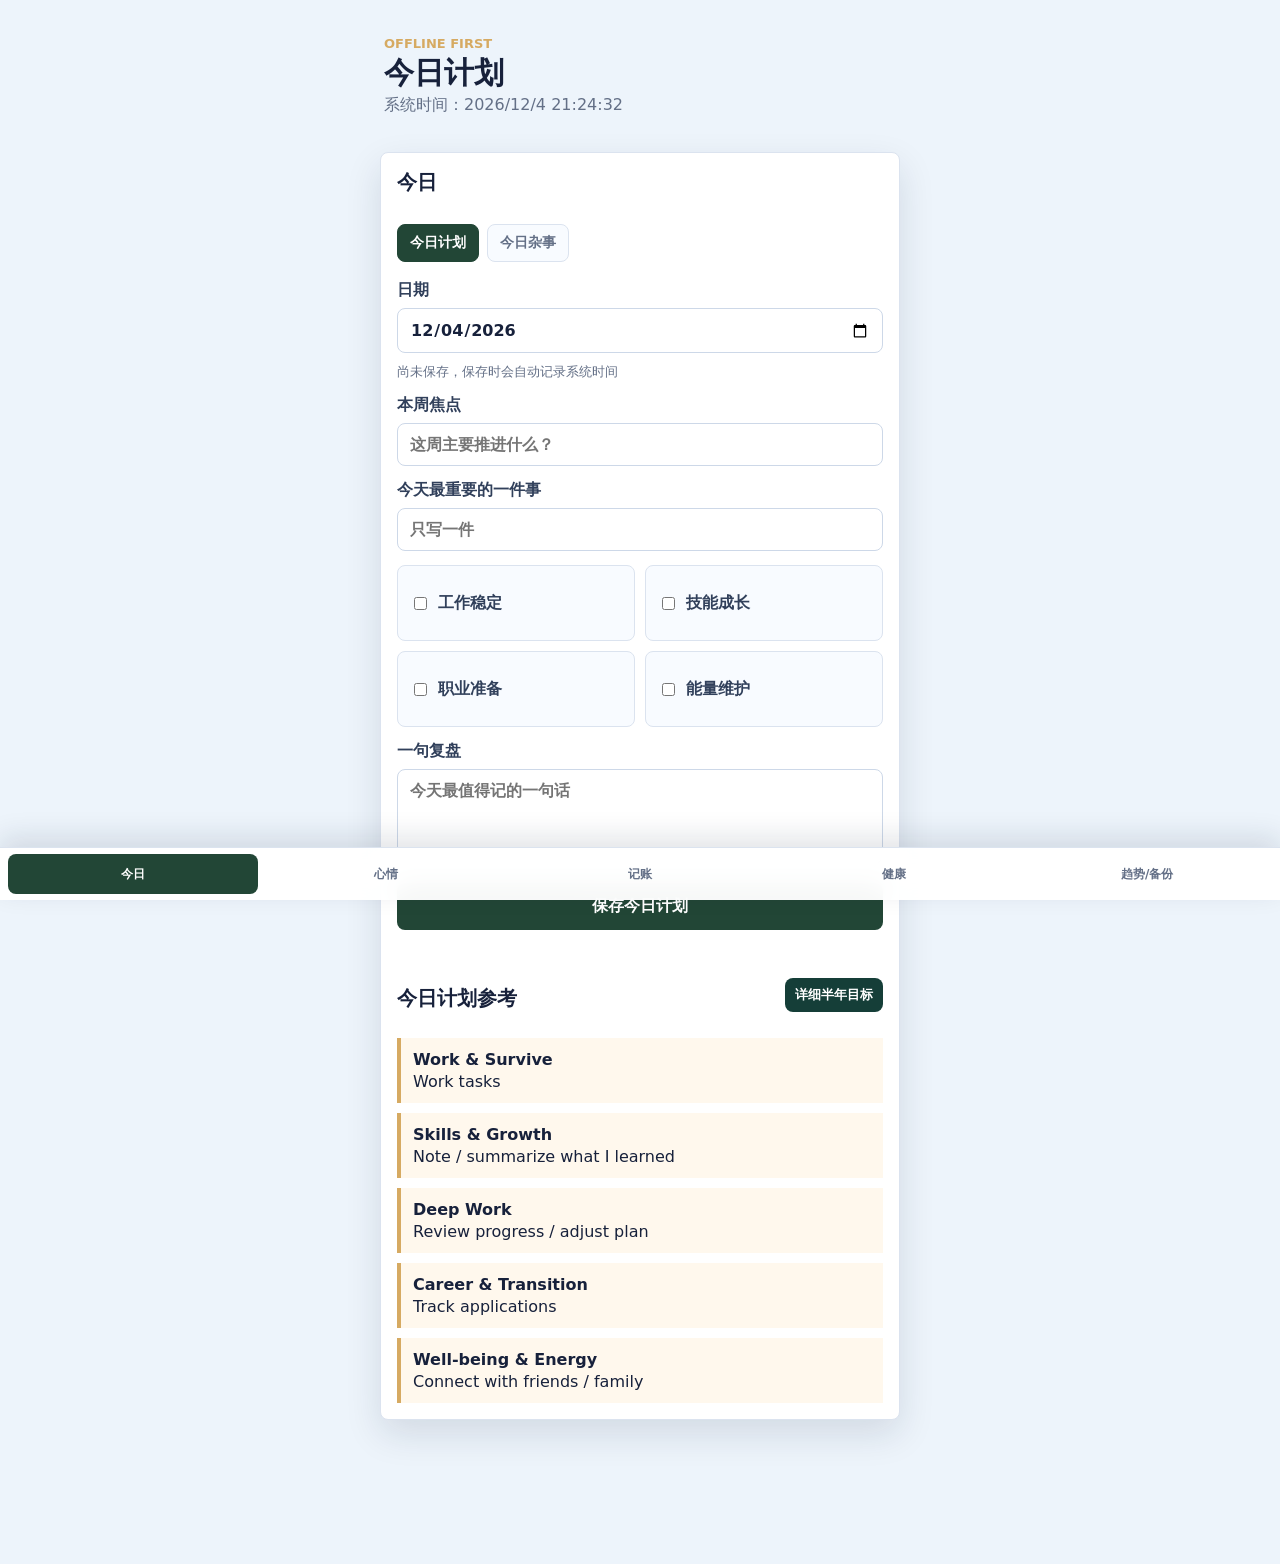
<file: docs/index.html>
<!doctype html>
<html lang="zh-CN">
<head>
  <meta charset="utf-8">
  <meta name="viewport" content="width=device-width, initial-scale=1, viewport-fit=cover">
  <meta name="theme-color" content="#071d3a">
  <meta name="apple-mobile-web-app-capable" content="yes">
  <meta name="apple-mobile-web-app-title" content="今日计划">
  <meta name="apple-mobile-web-app-status-bar-style" content="black-translucent">
  <title>今日计划 PWA</title>
  <link rel="manifest" href="manifest.webmanifest">
  <link rel="apple-touch-icon" href="icons/icon-180.png">
  <link rel="stylesheet" href="styles.css?v=17">
  <script defer src="pwa.js?v=17"></script>
</head>
<body class="mobile-page pwa-page">
  <main class="phone-shell app-shell">
    <header class="mobile-hero compact-hero">
      <p class="eyebrow">Offline First</p>
      <h1>今日计划</h1>
      <p id="systemTime">正在读取系统时间...</p>
    </header>

    <section class="app-view active" data-view="today">
      <section class="mobile-card">
        <div class="section-title compact"><h2>今日</h2></div>
        <div class="sub-tabs today-tabs" aria-label="今日分类">
          <button type="button" class="active" data-today-tab="plan">今日计划</button>
          <button type="button" data-today-tab="errands">今日杂事</button>
        </div>

        <div class="today-pane active" data-today-pane="plan">
          <form id="pwaForm" class="pane-form">
            <label>日期<input id="entryDate" type="date"></label>
            <p id="recordedAt" class="meta-line"></p>
            <label>本周焦点<input id="weekFocus" placeholder="这周主要推进什么？"></label>
            <label>今天最重要的一件事<input id="topOne" placeholder="只写一件"></label>

            <div class="mobile-toggles">
              <label><input id="workDone" type="checkbox"><span>工作稳定</span></label>
              <label><input id="skillDone" type="checkbox"><span>技能成长</span></label>
              <label><input id="careerDone" type="checkbox"><span>职业准备</span></label>
              <label><input id="wellbeingDone" type="checkbox"><span>能量维护</span></label>
            </div>

            <label>一句复盘<textarea id="reflection" rows="4" placeholder="今天最值得记的一句话"></textarea></label>
            <button id="savePlan" type="button">保存今日计划</button>
            <p id="saveState" class="save-state"></p>
          </form>

          <div class="section-title compact">
            <h2>今日计划参考</h2>
            <button class="small-action" type="button" data-open-plan-detail>详细半年目标</button>
          </div>
          <div id="todayPlan" class="suggestions"></div>
        </div>

        <div class="today-pane" data-today-pane="errands">
          <div class="add-task-row">
            <input id="errandText" placeholder="新增杂事，例如：交水费、取快递、回消息">
            <button id="addErrand" type="button">添加</button>
          </div>
          <div id="todayErrands" class="plan-stack"></div>
        </div>
      </section>
    </section>

    <section class="app-view" data-view="mood">
      <section class="mobile-card">
        <div class="section-title compact"><h2>心情记录</h2></div>
        <label>日期<input id="moodEntryDate" type="date"></label>
        <label>记录时间<input id="moodTime" type="time"></label>
        <label>心情程度<select id="moodScore"></select></label>
        <label>心情文字<textarea id="moodNote" rows="6" placeholder="今天为什么是这个分数？"></textarea></label>
        <button id="saveMood" type="button">保存心情</button>
        <p id="moodState" class="save-state"></p>
        <div id="moodLog" class="mood-log"></div>
      </section>
    </section>

    <section class="app-view" data-view="plan">
      <section class="mobile-card">
        <div class="section-title compact"><h2>计划参考</h2></div>
        <div class="plan-cycle-box">
          <label>当前周期<select id="activePlanSelect"></select></label>
          <label class="file-button plan-import-button">
            导入周期 JSON
            <input id="importPlanFile" type="file" accept="application/json">
          </label>
          <p id="planState" class="save-state"></p>
        </div>
        <div class="sub-tabs" aria-label="计划参考分类">
          <button type="button" class="active" data-plan-tab="month">当月</button>
          <button type="button" data-plan-tab="week">当周</button>
          <button type="button" data-plan-tab="prompts">提示</button>
          <button type="button" data-plan-tab="custom">自定义</button>
        </div>
        <div class="plan-pane active" data-plan-pane="month">
          <label>查看月份<select id="monthPlanSelect"></select></label>
          <div id="monthPlan" class="plan-stack"></div>
        </div>
        <div class="plan-pane" data-plan-pane="week">
          <div id="weekPlan" class="plan-stack"></div>
        </div>
        <div class="plan-pane" data-plan-pane="prompts">
          <div id="promptList" class="prompt-grid"></div>
        </div>
        <div class="plan-pane" data-plan-pane="custom">
          <div class="add-task-row">
            <input id="customTaskText" placeholder="新增一个任务提示，例如：今天联系 1 位前同事">
            <button id="addCustomTask" type="button">添加</button>
          </div>
          <div id="customTasks" class="plan-stack"></div>
        </div>
      </section>
    </section>

    <section class="app-view" data-view="ledger">
      <section class="mobile-card">
        <div class="section-title compact"><h2>新增账目</h2></div>
        <div class="two-col">
          <label>日期<input id="ledgerEntryDate" type="date"></label>
          <label>金额<input id="ledgerAmount" type="number" inputmode="decimal" step="0.01" placeholder="0.00"></label>
        </div>
        <div class="two-col">
          <label>类型
            <select id="ledgerType">
              <option value="expense">支出</option>
              <option value="income">收入</option>
            </select>
          </label>
          <label>分类<select id="ledgerCategory"></select></label>
        </div>
        <div class="add-task-row">
          <input id="ledgerCustomCategory" placeholder="新增自定义分类">
          <button id="addLedgerCategory" type="button">添加</button>
        </div>
        <label>备注<input id="ledgerNote" placeholder="可选"></label>
        <button id="saveLedgerEntry" type="button">保存账目</button>
        <p id="ledgerState" class="save-state"></p>
      </section>

      <section class="mobile-card compact-card">
        <div class="compact-settings">
          <label>月结日<input id="ledgerCloseDay" type="number" inputmode="numeric" min="1" max="31" placeholder="1"></label>
          <label>查看日期<input id="ledgerDate" type="date"></label>
          <button id="saveLedgerSettings" type="button">保存</button>
        </div>
        <p id="ledgerPeriod" class="meta-line"></p>
      </section>

      <section class="mobile-card">
        <div class="section-title compact"><h2>本账期汇总</h2></div>
        <div id="ledgerSummary" class="summary-grid"></div>
        <div id="ledgerEntries" class="plan-stack"></div>
      </section>
    </section>

    <section class="app-view" data-view="health">
      <section class="mobile-card">
        <div class="section-title compact"><h2>体重记录</h2></div>
        <div class="two-col">
          <label>体重 kg<input id="weightKg" type="number" inputmode="decimal" step="0.1" placeholder="例如 58.5"></label>
          <label>腰围 cm<input id="waistCm" type="number" inputmode="decimal" step="0.1" placeholder="可选"></label>
        </div>
        <label>体脂率 %<input id="bodyFat" type="number" inputmode="decimal" step="0.1" placeholder="可选"></label>
        <label class="inline-check"><input id="bingeEating" type="checkbox"> 今天有暴食/失控进食</label>
        <button id="saveWeight" type="button">保存体重记录</button>
      </section>

      <section class="mobile-card">
        <div class="section-title compact"><h2>运动记录</h2></div>
        <div class="two-col">
          <label>运动时长 分钟<input id="exerciseMinutes" type="number" inputmode="numeric" min="0" step="5" placeholder="例如 45"></label>
          <label>运动类型
            <select id="exerciseType">
              <option value="">未记录</option>
              <option value="cardio">有氧</option>
              <option value="class">健身团课</option>
              <option value="strength">无氧</option>
            </select>
          </label>
        </div>
        <button id="saveExercise" type="button">保存运动记录</button>
      </section>

      <section class="mobile-card">
        <div class="section-title compact"><h2>月经与周期</h2></div>
        <label class="inline-check"><input id="periodStart" type="checkbox"> 今天是月经来临第一天</label>
        <label class="inline-check"><input id="periodEnd" type="checkbox"> 今天月经结束</label>
        <div class="two-col">
          <label>平均周期<input id="cycleLength" type="number" inputmode="numeric" min="18" max="45" placeholder="28"></label>
          <label>默认经期天数<input id="periodLength" type="number" inputmode="numeric" min="2" max="10" placeholder="7"></label>
        </div>
        <button id="saveCycle" type="button">保存周期记录</button>
        <div id="cycleSummary" class="summary-box"></div>
        <div id="fitnessAdvice" class="advice-box"></div>
        <p id="healthState" class="save-state"></p>
      </section>
    </section>

    <section class="app-view" data-view="trend">
      <section class="mobile-card">
        <div class="section-title compact"><h2>月度趋势</h2></div>
        <label>查看月份<input id="chartMonth" type="month"></label>
        <div class="chart-controls">
          <label><input id="showCompletion" type="checkbox" checked> 计划</label>
          <label><input id="showMood" type="checkbox" checked> 心情</label>
          <label><input id="showWeight" type="checkbox" checked> 体重</label>
          <label><input id="showExercise" type="checkbox" checked> 运动</label>
          <label><input id="showCycle" type="checkbox" checked> 周期背景</label>
          <label><input id="showBinge" type="checkbox" checked> 暴食点</label>
        </div>
        <div class="chart-wrap"><canvas id="trendChart" width="720" height="420"></canvas></div>
        <div class="chart-legend">
          <span class="legend completion">计划完成度</span>
          <span class="legend mood">心情</span>
          <span class="legend weight">体重</span>
          <span class="legend exercise">运动时长</span>
          <span class="legend period">周期背景</span>
          <span class="legend binge">暴食事件</span>
        </div>
      </section>
      <section class="mobile-card">
        <div class="section-title compact"><h2>花销统计</h2></div>
        <div class="sub-tabs" aria-label="花销统计">
          <button type="button" class="active" data-expense-tab="category">当月分类</button>
          <button type="button" data-expense-tab="months">多月总额</button>
        </div>
        <div class="chart-wrap"><canvas id="expenseChart" width="720" height="360"></canvas></div>
      </section>
      <section class="mobile-card">
        <div class="section-title compact"><h2>备份</h2></div>
        <div class="section-title compact"><h2>日内心情曲线</h2></div>
        <div id="dayMoodDays" class="mood-day-list"></div>
        <div class="chart-wrap"><canvas id="dayMoodChart" width="720" height="360"></canvas></div>
        <div class="backup-actions">
          <button id="exportButton" type="button">导出备份</button>
          <a id="downloadBackup" class="download-button" href="#" download="personal-plan-backup.json" aria-disabled="true">下载 JSON</a>
          <label class="file-button">导入备份<input id="importFile" type="file" accept="application/json"></label>
        </div>
        <textarea id="backupText" rows="6" readonly placeholder="导出的备份会显示在这里，可以复制到备忘录或网盘。"></textarea>
      </section>

      <section class="mobile-card install-note">
        <h2>添加到主屏幕</h2>
      <p>在 iPhone Safari 打开 HTTPS 地址后，点分享按钮，选择“添加到主屏幕”。iOS 16.6.1 支持这种方式。</p>
      </section>
    </section>
  </main>

  <div id="balanceModal" class="modal-backdrop" hidden>
    <section class="modal-panel">
      <div class="section-title compact"><h2>手动余额</h2></div>
      <label>本账期实际余额<input id="ledgerBalance" type="number" inputmode="decimal" step="0.01" placeholder="手动更新，不自动计算"></label>
      <p class="meta-line">余额独立保存，不会被收入/支出自动覆盖。</p>
      <div class="modal-actions">
        <button id="saveLedgerBalance" type="button">保存</button>
        <button id="closeBalanceModal" type="button">取消</button>
      </div>
    </section>
  </div>

  <nav class="bottom-nav" aria-label="底部导航">
    <button type="button" class="active" data-target="today">今日</button>
    <button type="button" data-target="mood">心情</button>
    <button type="button" data-target="ledger">记账</button>
    <button type="button" data-target="health">健康</button>
    <button type="button" data-target="trend">趋势/备份</button>
  </nav>
</body>
</html>
</file>
<file: docs/styles.css>
:root {
  --ink: #17213b;
  --muted: #647087;
  --line: #dbe3ef;
  --paper: #fbfaf7;
  --navy: #071d3a;
  --green: #224636;
  --blue: #dcecff;
  --mint: #e0f4ec;
  --lav: #eee5ff;
  --gold: #fff1c6;
  --pink: #ffe5ed;
  --shadow: 0 14px 36px rgba(15, 31, 60, .12);
}

* { box-sizing: border-box; }

body {
  margin: 0;
  color: var(--ink);
  background: var(--paper);
  font-family: "Segoe UI", system-ui, -apple-system, BlinkMacSystemFont, sans-serif;
}

button, input, textarea {
  font: inherit;
}

.topbar {
  display: flex;
  align-items: center;
  justify-content: space-between;
  gap: 24px;
  padding: 28px 40px;
  color: white;
  background: linear-gradient(135deg, #071d3a, #153e38);
}

.eyebrow {
  margin: 0 0 6px;
  color: #d6aa62;
  font-size: 13px;
  font-weight: 700;
  letter-spacing: 0;
  text-transform: uppercase;
}

h1, h2, h3, p {
  margin-top: 0;
}

h1 {
  margin-bottom: 8px;
  font-size: 44px;
  line-height: 1;
}

h2 {
  margin-bottom: 0;
  font-size: 26px;
}

.subhead {
  margin-bottom: 0;
  color: #dce6f5;
}

.nav-actions {
  display: flex;
  gap: 10px;
  flex-wrap: wrap;
}

.nav-actions a, .mobile-footer a {
  color: white;
  background: rgba(255, 255, 255, .14);
  border: 1px solid rgba(255, 255, 255, .35);
  border-radius: 8px;
  padding: 10px 14px;
  text-decoration: none;
  font-weight: 700;
}

main {
  width: min(1380px, calc(100% - 48px));
  margin: 24px auto 48px;
}

.why-band {
  display: flex;
  gap: 16px;
  align-items: center;
  margin-bottom: 24px;
  padding: 18px 22px;
  border: 1px solid #ead9c3;
  border-radius: 8px;
  background: #fff8ef;
}

.why-band strong {
  color: var(--green);
}

.section-title {
  display: flex;
  align-items: end;
  justify-content: space-between;
  gap: 18px;
  margin: 30px 0 14px;
}

.section-title span {
  color: var(--muted);
}

.section-title.compact {
  margin-top: 0;
}

.section-title.compact h2 {
  font-size: 20px;
}

.month-grid {
  display: grid;
  grid-template-columns: repeat(6, minmax(150px, 1fr));
  gap: 12px;
}

.month-card, .split article, .today-panel, .mobile-card {
  border: 1px solid var(--line);
  border-radius: 8px;
  background: white;
  box-shadow: var(--shadow);
}

.month-card {
  overflow: hidden;
}

.month-card header {
  padding: 13px 14px;
  color: white;
  background: var(--green);
}

.month-card h3 {
  margin: 0;
  font-size: 15px;
}

.month-card small {
  display: block;
  margin-bottom: 4px;
  color: #d5dfd1;
  font-weight: 700;
  text-transform: uppercase;
}

.month-card ul {
  min-height: 230px;
  margin: 0;
  padding: 16px 16px 10px 34px;
}

.month-card li {
  margin-bottom: 9px;
  line-height: 1.35;
}

.month-focus {
  margin: 0 12px 12px;
  padding: 12px;
  border-radius: 8px;
  background: #f7eee5;
  color: #3f4d42;
  font-size: 13px;
  text-align: center;
}

.split {
  display: grid;
  grid-template-columns: repeat(3, 1fr);
  gap: 14px;
}

.split article {
  padding: 18px;
}

.check-list, .question-list {
  margin: 0;
  padding-left: 22px;
}

.check-list li, .question-list li {
  margin-bottom: 8px;
}

.week-grid {
  display: grid;
  grid-template-columns: 170px repeat(7, minmax(118px, 1fr));
  border: 1px solid var(--line);
  border-radius: 8px;
  overflow: hidden;
  background: white;
}

.week-cell {
  min-height: 104px;
  padding: 14px;
  border-right: 1px solid var(--line);
  border-bottom: 1px solid var(--line);
}

.week-head {
  min-height: 48px;
  color: white;
  background: var(--navy);
  font-weight: 800;
}

.category-cell {
  display: flex;
  align-items: center;
  font-weight: 800;
}

.week-cell h3 {
  margin: 0 0 8px;
  font-size: 15px;
}

.week-cell p {
  margin: 0;
  color: #26324b;
  font-size: 13px;
}

.blue { background: var(--blue); }
.green { background: var(--mint); }
.purple { background: var(--lav); }
.gold { background: var(--gold); }
.pink { background: var(--pink); }

.today-panel {
  display: grid;
  grid-template-columns: 280px 1fr;
  gap: 24px;
  margin-top: 28px;
  padding: 24px;
}

.checkin-form, .mobile-card {
  display: grid;
  gap: 14px;
}

label {
  display: grid;
  gap: 7px;
  color: #31405b;
  font-weight: 700;
}

input, textarea {
  width: 100%;
  border: 1px solid #cdd8e8;
  border-radius: 8px;
  padding: 11px 12px;
  color: var(--ink);
  background: #fff;
}

select {
  width: 100%;
  border: 1px solid #cdd8e8;
  border-radius: 8px;
  padding: 11px 12px;
  color: var(--ink);
  background: #fff;
  font: inherit;
}

textarea {
  resize: vertical;
}

.toggle-row {
  display: grid;
  grid-template-columns: repeat(5, 1fr);
  gap: 10px;
}

.toggle-row label, .mobile-toggles label {
  display: flex;
  align-items: center;
  gap: 8px;
  min-height: 48px;
  padding: 10px 12px;
  border: 1px solid var(--line);
  border-radius: 8px;
  background: #f7f9fc;
}

.toggle-row input, .mobile-toggles input {
  width: auto;
}

button {
  border: 0;
  border-radius: 8px;
  padding: 13px 16px;
  color: white;
  background: var(--green);
  font-weight: 800;
  cursor: pointer;
}

.small-action {
  padding: 8px 10px;
  background: #153e38;
  font-size: 13px;
  white-space: nowrap;
}

.save-state {
  min-height: 22px;
  margin: 0;
  color: #24724d;
  font-weight: 700;
}

.mobile-page {
  background: #edf4fb;
}

.pwa-page {
  padding-top: env(safe-area-inset-top);
  padding-bottom: 0;
  min-height: 100dvh;
  overflow-y: auto;
}

.app-shell {
  padding-bottom: calc(132px + env(safe-area-inset-bottom));
}

.compact-hero {
  padding-top: 14px;
}

.compact-hero h1 {
  margin-bottom: 6px;
}

.app-view {
  display: none;
}

.app-view.active {
  display: block;
}

.meta-line {
  margin: -4px 0 0;
  color: var(--muted);
  font-size: 13px;
}

.phone-shell {
  width: min(520px, calc(100% - 24px));
  margin: 0 auto;
  padding-bottom: calc(132px + env(safe-area-inset-bottom));
}

.mobile-hero {
  margin: 12px 0;
  padding: 24px 4px 8px;
}

.mobile-hero h1 {
  font-size: 30px;
  line-height: 1.08;
}

.mobile-hero p:last-child {
  color: var(--muted);
}

.mobile-card {
  margin-bottom: 12px;
  padding: 16px;
}

.compact-card {
  padding: 12px;
}

.compact-settings {
  display: grid;
  grid-template-columns: .8fr 1fr auto;
  gap: 8px;
  align-items: end;
}

.compact-settings label {
  gap: 5px;
  font-size: 13px;
}

.compact-settings input {
  padding: 9px 10px;
}

.compact-settings button {
  min-height: 40px;
  padding: 9px 12px;
}

.mobile-toggles {
  display: grid;
  grid-template-columns: 1fr 1fr;
  gap: 10px;
}

.mobile-toggles label {
  min-height: 76px;
  background: #f8fbff;
}

.suggestions {
  display: grid;
  gap: 10px;
}

.suggestion {
  padding: 12px;
  border-left: 4px solid #d6aa62;
  background: #fff8ed;
}

.suggestion strong {
  display: block;
  margin-bottom: 3px;
}

.plan-stack {
  display: grid;
  gap: 10px;
}

.mini-plan {
  padding: 12px;
  border: 1px solid var(--line);
  border-radius: 8px;
  background: #f8fbff;
}

.mini-plan.current {
  border-color: #d6aa62;
  background: #fff8ed;
}

.mini-plan h3 {
  margin: 0 0 8px;
  font-size: 16px;
}

.mini-plan p {
  margin-bottom: 8px;
  color: #31405b;
  line-height: 1.45;
}

.mini-plan ul {
  margin: 0;
  padding-left: 20px;
}

.mini-plan li {
  margin-bottom: 6px;
}

.mini-plan details {
  margin-top: 8px;
}

.mini-plan summary {
  color: var(--green);
  font-weight: 800;
}

.prompt-grid {
  display: grid;
  gap: 8px;
}

.prompt-item {
  padding: 11px 12px;
  border-left: 4px solid #d6aa62;
  border-radius: 8px;
  background: #fff8ed;
  color: #31405b;
  line-height: 1.4;
}

.sub-tabs {
  display: grid;
  grid-auto-flow: column;
  grid-auto-columns: max-content;
  gap: 8px;
  overflow-x: auto;
  padding-bottom: 4px;
}

.sub-tabs button {
  min-width: 74px;
  padding: 9px 12px;
  border: 1px solid var(--line);
  border-radius: 8px;
  color: var(--muted);
  background: #f8fbff;
  font-size: 14px;
}

.sub-tabs button.active {
  color: white;
  background: var(--green);
  border-color: var(--green);
}

.plan-pane, .today-pane {
  display: none;
}

.plan-pane.active, .today-pane.active {
  display: grid;
  gap: 12px;
}

.pane-form {
  display: grid;
  gap: 14px;
}

.add-task-row {
  display: grid;
  grid-template-columns: 1fr auto;
  gap: 8px;
}

.split-actions {
  display: grid;
  grid-template-columns: 1fr 1fr;
  gap: 10px;
}

.add-task-row button, .custom-task button {
  white-space: nowrap;
}

.custom-task {
  display: grid;
  gap: 10px;
}

.custom-task p {
  margin-bottom: 0;
}

.custom-task small {
  color: var(--muted);
  font-size: 12px;
}

.plan-cycle-box {
  display: grid;
  gap: 10px;
  padding: 12px;
  border: 1px solid var(--line);
  border-radius: 8px;
  background: #f8fbff;
}

.plan-import-button {
  min-height: 44px;
}

.form-block {
  display: grid;
  gap: 12px;
  padding: 14px;
  border: 1px solid var(--line);
  border-radius: 8px;
  background: #fbfdff;
}

.form-block h2 {
  margin: 0;
  font-size: 19px;
}

.two-col {
  display: grid;
  grid-template-columns: 1fr 1fr;
  gap: 10px;
}

.inline-check {
  display: flex;
  align-items: center;
  gap: 8px;
  min-height: 42px;
}

.inline-check input {
  width: auto;
}

.summary-box, .advice-box {
  display: grid;
  gap: 6px;
  padding: 12px;
  border-radius: 8px;
  background: #fff8ed;
  color: #31405b;
}

.summary-box strong, .advice-box strong {
  color: var(--green);
}

.summary-box span, .advice-box p {
  margin: 0;
  color: var(--muted);
  line-height: 1.5;
}

.summary-grid {
  display: grid;
  grid-template-columns: repeat(3, 1fr);
  gap: 8px;
}

.summary-grid div,
.summary-tile {
  display: grid;
  gap: 3px;
  padding: 11px 10px;
  border: 1px solid var(--line);
  border-radius: 8px;
  background: #f8fbff;
  color: var(--ink);
  text-align: left;
}

.summary-grid strong,
.summary-tile strong {
  color: var(--green);
  font-size: 16px;
}

.summary-grid span,
.summary-tile span {
  color: var(--muted);
  font-size: 12px;
  font-weight: 700;
}

.summary-tile {
  width: 100%;
  cursor: pointer;
}

.ledger-entry > div {
  display: flex;
  align-items: center;
  justify-content: space-between;
  gap: 10px;
}

.ledger-entry button {
  padding: 6px 9px;
  background: #647087;
  font-size: 12px;
}

.modal-backdrop {
  position: fixed;
  inset: 0;
  z-index: 40;
  display: grid;
  place-items: center;
  padding: 18px;
  background: rgba(7, 29, 58, .38);
}

.modal-backdrop[hidden] {
  display: none;
}

.modal-panel {
  display: grid;
  gap: 14px;
  width: min(420px, 100%);
  padding: 16px;
  border: 1px solid var(--line);
  border-radius: 8px;
  background: white;
  box-shadow: var(--shadow);
}

.modal-actions {
  display: grid;
  grid-template-columns: 1fr 1fr;
  gap: 10px;
}

.modal-actions button:last-child {
  background: #647087;
}

.chart-wrap {
  width: 100%;
  overflow-x: auto;
  border: 1px solid var(--line);
  border-radius: 8px;
  background: white;
}

.chart-wrap canvas {
  display: block;
  width: 100%;
  min-width: 360px;
  height: auto;
}

.chart-controls {
  display: grid;
  grid-template-columns: 1fr 1fr 1fr;
  gap: 8px;
}

.chart-controls label {
  display: flex;
  align-items: center;
  gap: 6px;
  min-height: 38px;
  padding: 8px 10px;
  border: 1px solid var(--line);
  border-radius: 8px;
  background: #f8fbff;
  font-size: 13px;
}

.chart-controls input {
  width: auto;
}

.chart-legend {
  display: grid;
  grid-template-columns: 1fr 1fr;
  gap: 8px;
}

.mood-log {
  display: grid;
  gap: 8px;
}

.mood-log-item {
  padding: 10px 12px;
  border: 1px solid var(--line);
  border-radius: 8px;
  background: #f8fbff;
}

.mood-log-item > div {
  display: flex;
  align-items: center;
  justify-content: space-between;
  gap: 10px;
}

.mood-log-item strong {
  display: block;
  margin-bottom: 4px;
  color: #153e38;
}

.mood-log-item button {
  padding: 6px 9px;
  background: #647087;
  font-size: 12px;
}

.mood-log-item p {
  margin: 0;
  color: var(--muted);
  line-height: 1.45;
}

.mood-day-list {
  display: flex;
  flex-wrap: wrap;
  gap: 8px;
}

.mood-day-list label {
  display: flex;
  align-items: center;
  gap: 6px;
  min-height: 36px;
  padding: 7px 10px;
  border: 1px solid var(--line);
  border-radius: 8px;
  background: #f8fbff;
  font-size: 13px;
}

.mood-day-list input {
  width: auto;
}

.legend {
  display: flex;
  align-items: center;
  gap: 7px;
  color: var(--muted);
  font-size: 13px;
  font-weight: 700;
}

.legend::before {
  content: "";
  width: 16px;
  height: 4px;
  border-radius: 8px;
  background: currentColor;
}

.legend.completion { color: #2166c2; }
.legend.mood { color: #8b5cf6; }
.legend.weight { color: #d18b00; }
.legend.exercise { color: #0f9f8f; }
.legend.period { color: #dd6b89; }
.legend.binge { color: #e11d48; }

.mobile-footer {
  display: flex;
  justify-content: center;
  padding: 12px 0;
}

.mobile-footer a {
  color: var(--navy);
  background: white;
  border-color: var(--line);
}

.backup-actions {
  display: grid;
  grid-template-columns: 1fr 1fr;
  gap: 10px;
  margin-bottom: 12px;
}

.file-button, .download-button {
  display: flex;
  align-items: center;
  justify-content: center;
  border-radius: 8px;
  padding: 13px 16px;
  color: white;
  background: #153e38;
  font-weight: 800;
  text-align: center;
  text-decoration: none;
}

.file-button input {
  display: none;
}

.download-button {
  background: #071d3a;
}

.download-button[aria-disabled="true"] {
  opacity: .55;
  pointer-events: none;
}

.install-note h2 {
  margin-bottom: 8px;
  font-size: 20px;
}

.install-note p {
  margin-bottom: 0;
  color: var(--muted);
}

.bottom-nav {
  position: fixed;
  right: 0;
  bottom: 0;
  left: 0;
  z-index: 20;
  display: grid;
  grid-template-columns: repeat(5, minmax(0, 1fr));
  gap: 4px;
  padding: 6px 8px calc(6px + env(safe-area-inset-bottom));
  border-top: 1px solid var(--line);
  background: rgba(255, 255, 255, .96);
  box-shadow: 0 -10px 28px rgba(15, 31, 60, .12);
  backdrop-filter: blur(12px);
}

.bottom-nav button {
  min-width: 0;
  min-height: 40px;
  padding: 7px 2px;
  border: 1px solid transparent;
  border-radius: 8px;
  color: var(--muted);
  background: transparent;
  font-size: 12px;
  font-weight: 800;
  white-space: nowrap;
  overflow: hidden;
  text-overflow: ellipsis;
}

.bottom-nav button.active {
  color: white;
  background: var(--green);
}

@media (max-width: 1100px) {
  .month-grid {
    grid-template-columns: repeat(3, 1fr);
  }

  .week-grid {
    grid-template-columns: 140px repeat(7, minmax(110px, 1fr));
    overflow-x: auto;
  }
}

@media (max-width: 760px) {
  .topbar, .why-band, .section-title, .today-panel {
    display: block;
  }

  main {
    width: min(100% - 24px, 520px);
  }

  h1 {
    font-size: 34px;
  }

  .nav-actions {
    margin-top: 16px;
  }

  .month-grid, .split, .toggle-row {
    grid-template-columns: 1fr;
  }

  .two-col {
    grid-template-columns: 1fr;
  }

  .compact-settings {
    grid-template-columns: 1fr 1fr;
  }

  .compact-settings button {
    grid-column: 1 / -1;
  }

  .week-grid {
    display: block;
  }

  .week-cell {
    border-right: 0;
  }
}
</file>
